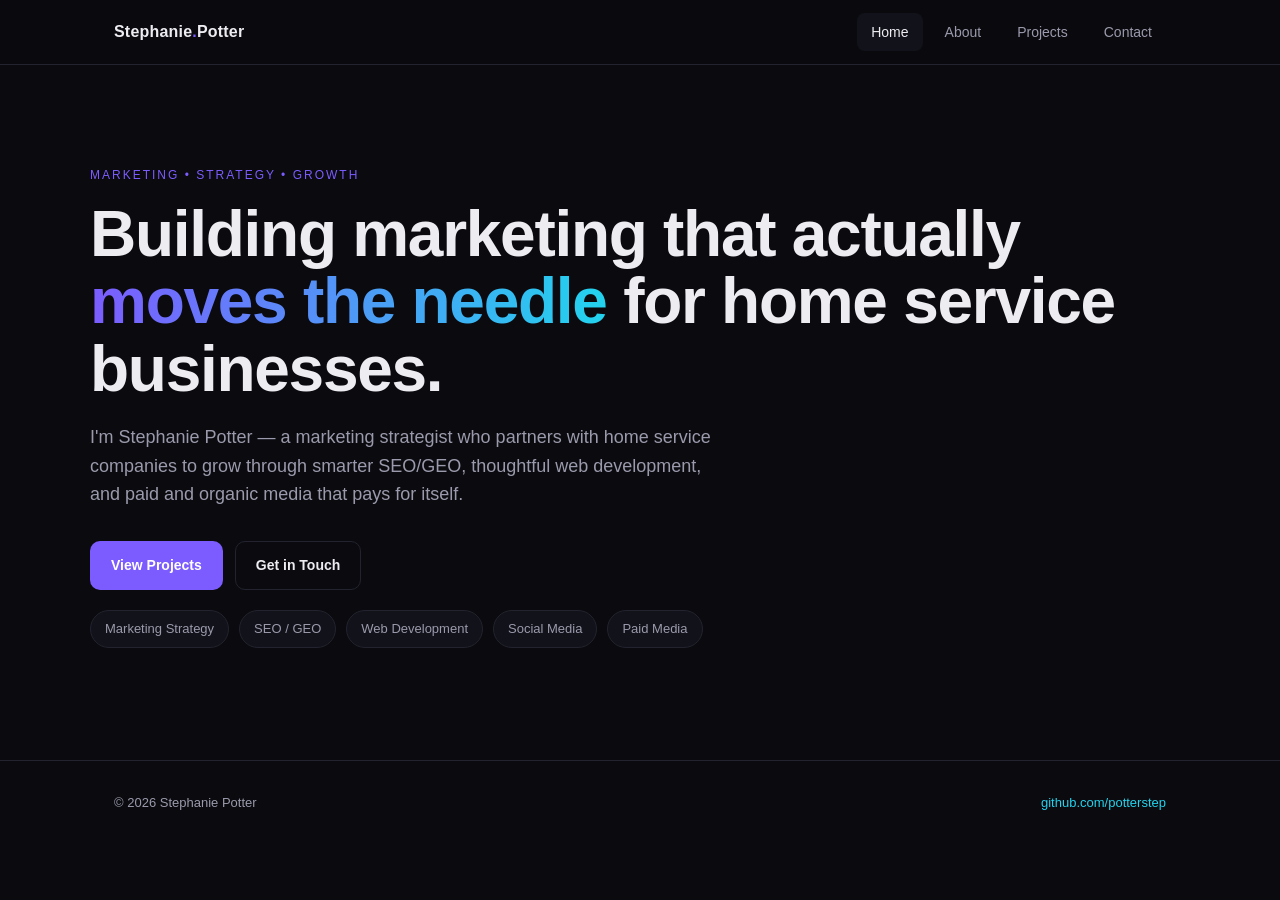
<file: index.html>
<!doctype html>
<html lang="en">
<head>
  <meta charset="utf-8" />
  <meta name="viewport" content="width=device-width, initial-scale=1" />
  <title>Stephanie Potter — Marketing Strategist & Growth Partner</title>
  <meta name="description" content="Portfolio of Stephanie Potter — marketing strategist specializing in SEO/GEO, web development, social, and paid media for home service businesses." />
  <link rel="stylesheet" href="styles.css" />
</head>
<body>
  <header class="site-nav">
    <div class="container nav-inner">
      <a class="brand" href="index.html">Stephanie<span>.</span>Potter</a>
      <button class="nav-toggle" aria-label="Toggle menu">Menu</button>
      <ul class="nav-links">
        <li><a href="index.html">Home</a></li>
        <li><a href="about.html">About</a></li>
        <li><a href="projects.html">Projects</a></li>
        <li><a href="contact.html">Contact</a></li>
      </ul>
    </div>
  </header>

  <main>
    <section class="hero container">
      <span class="eyebrow">Marketing • Strategy • Growth</span>
      <h1>Building marketing that actually <span class="accent">moves the needle</span> for home service businesses.</h1>
      <p class="lead">
        I'm Stephanie Potter — a marketing strategist who partners with home service
        companies to grow through smarter SEO/GEO, thoughtful web development, and
        paid and organic media that pays for itself.
      </p>
      <div class="btn-row">
        <a class="btn btn-primary" href="projects.html">View Projects</a>
        <a class="btn btn-ghost" href="contact.html">Get in Touch</a>
      </div>

      <div class="strip">
        <span class="chip">Marketing Strategy</span>
        <span class="chip">SEO / GEO</span>
        <span class="chip">Web Development</span>
        <span class="chip">Social Media</span>
        <span class="chip">Paid Media</span>
      </div>
    </section>
  </main>

  <footer>
    <div class="container footer-inner">
      <div>&copy; <span id="year"></span> Stephanie Potter</div>
      <div><a href="https://github.com/potterstep" target="_blank" rel="noopener">github.com/potterstep</a></div>
    </div>
  </footer>

  <script src="script.js"></script>
</body>
</html>
</file>
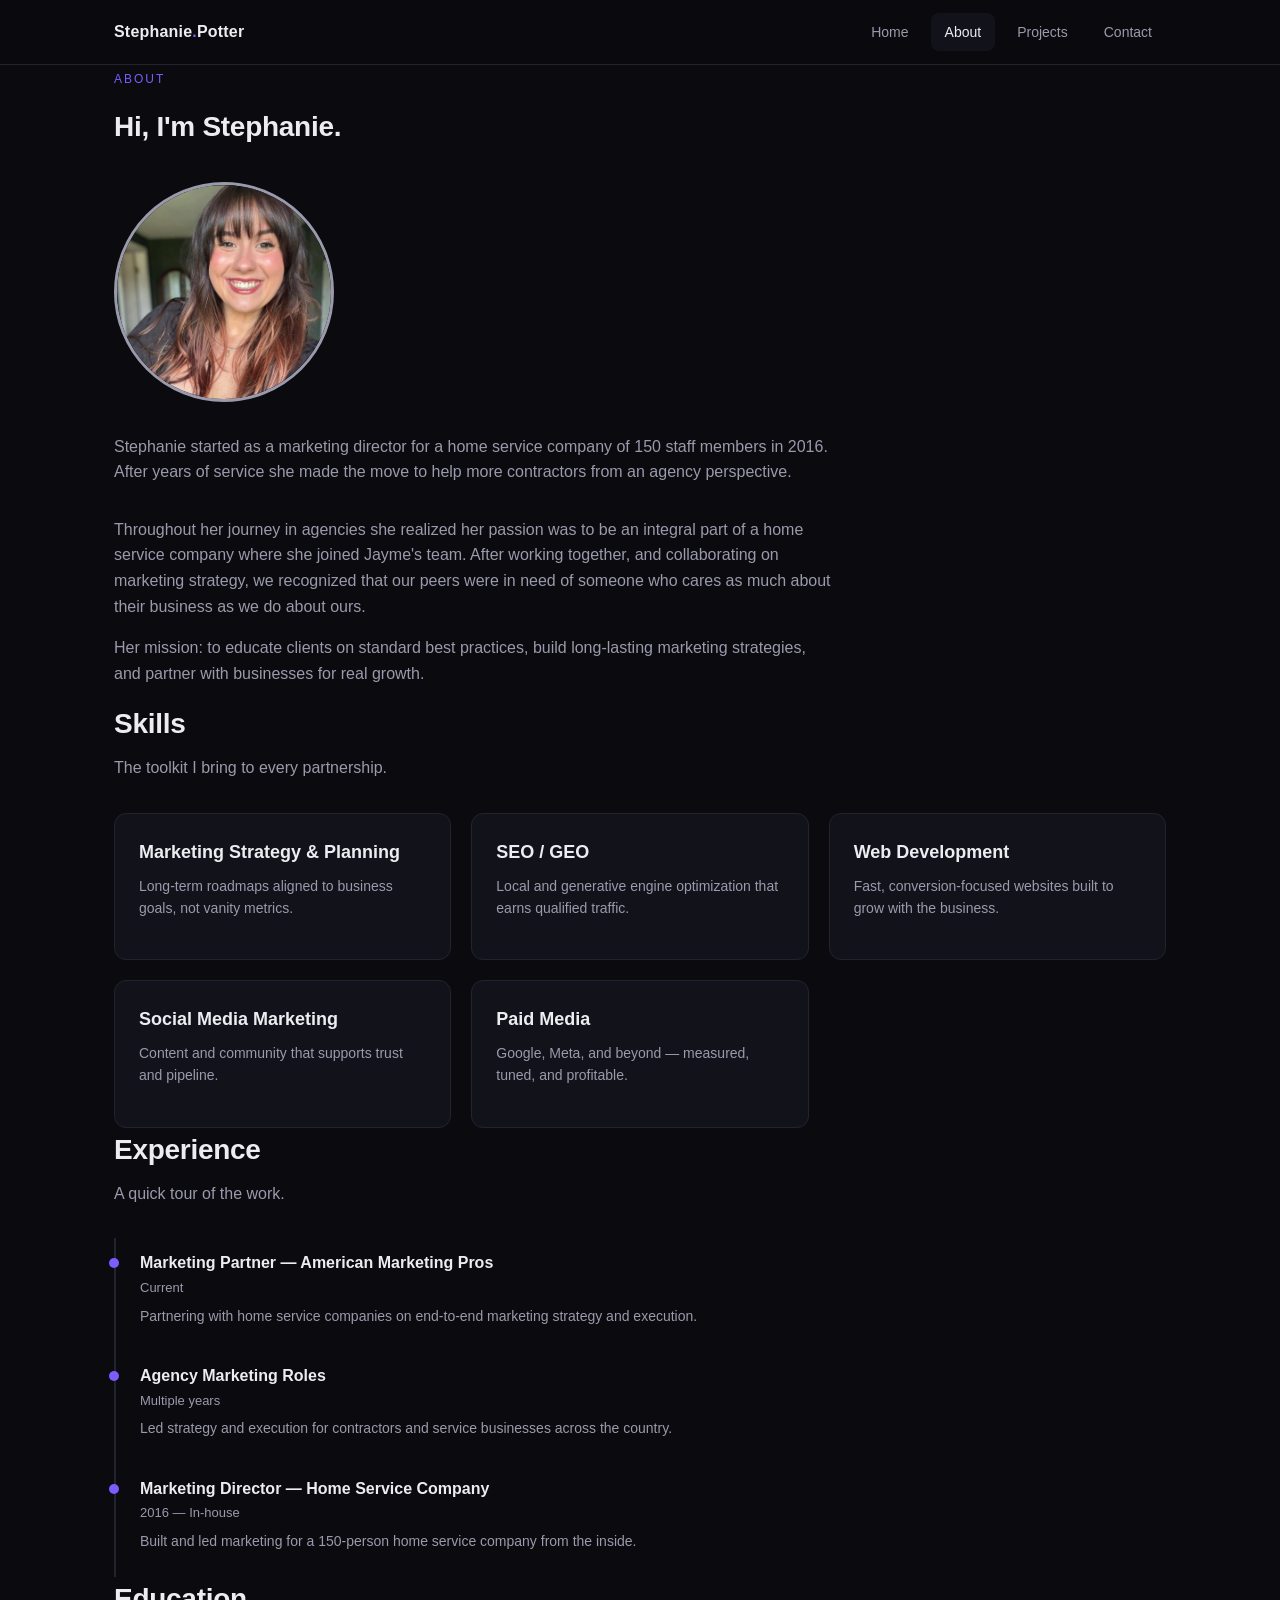
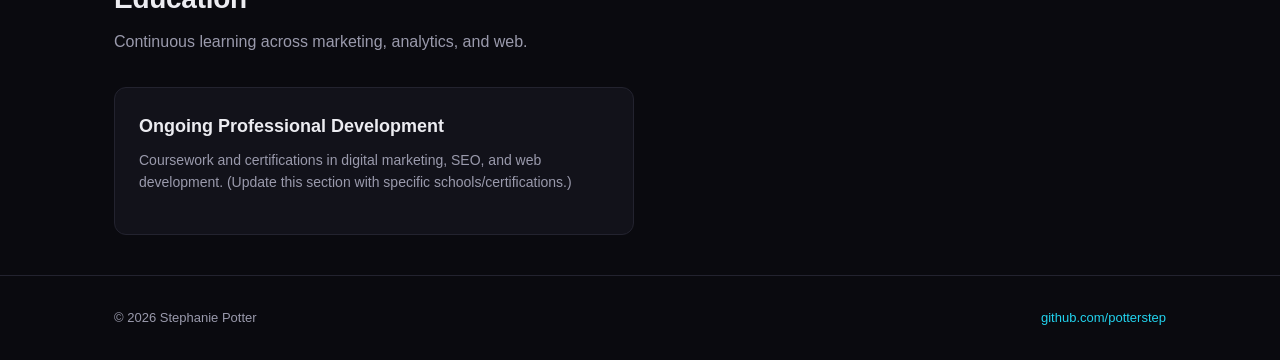
<file: about.html>
<!doctype html>
<html lang="en">
<head>
  <meta charset="utf-8" />
  <meta name="viewport" content="width=device-width, initial-scale=1" />
  <title>About — Stephanie Potter</title>
  <meta name="description" content="About Stephanie Potter — background, skills, and experience across marketing strategy, SEO/GEO, web, social, and paid media." />
  <link rel="stylesheet" href="styles.css" />
</head>
<body>
  <header class="site-nav">
    <div class="container nav-inner">
      <a class="brand" href="index.html">Stephanie<span>.</span>Potter</a>
      <button class="nav-toggle" aria-label="Toggle menu">Menu</button>
      <ul class="nav-links">
        <li><a href="index.html">Home</a></li>
        <li><a href="about.html">About</a></li>
        <li><a href="projects.html">Projects</a></li>
        <li><a href="contact.html">Contact</a></li>
      </ul>
    </div>
  </header>

  <main>
    <section class="container">
      <span class="eyebrow">About</span>
      <h2>Hi, I'm Stephanie.</h2>
      <img src="stephanie.jpg" alt="Portrait of Stephanie Potter" style="width:220px;height:220px;border-radius:50%;object-fit:cover;margin:1.5rem 0;border:3px solid var(--muted);" />
      <p class="section-sub" style="max-width:720px">
        Stephanie started as a marketing director for a home service company of 150
        staff members in 2016. After years of service she made the move to help more
        contractors from an agency perspective.
      </p>
      <p style="max-width:720px; color: var(--muted)">
        Throughout her journey in agencies she realized her passion was to be an
        integral part of a home service company where she joined Jayme's team. After
        working together, and collaborating on marketing strategy, we recognized that
        our peers were in need of someone who cares as much about their business as
        we do about ours.
      </p>
      <p style="max-width:720px; color: var(--muted)">
        Her mission: to educate clients on standard best practices, build long-lasting
        marketing strategies, and partner with businesses for real growth.
      </p>
    </section>

    <section class="container">
      <h2>Skills</h2>
      <p class="section-sub">The toolkit I bring to every partnership.</p>
      <div class="grid">
        <div class="card"><h3>Marketing Strategy & Planning</h3><p>Long-term roadmaps aligned to business goals, not vanity metrics.</p></div>
        <div class="card"><h3>SEO / GEO</h3><p>Local and generative engine optimization that earns qualified traffic.</p></div>
        <div class="card"><h3>Web Development</h3><p>Fast, conversion-focused websites built to grow with the business.</p></div>
        <div class="card"><h3>Social Media Marketing</h3><p>Content and community that supports trust and pipeline.</p></div>
        <div class="card"><h3>Paid Media</h3><p>Google, Meta, and beyond — measured, tuned, and profitable.</p></div>
      </div>
    </section>

    <section class="container">
      <h2>Experience</h2>
      <p class="section-sub">A quick tour of the work.</p>
      <ul class="timeline">
        <li class="item">
          <h3>Marketing Partner — American Marketing Pros</h3>
          <div class="meta">Current</div>
          <p>Partnering with home service companies on end-to-end marketing strategy and execution.</p>
        </li>
        <li class="item">
          <h3>Agency Marketing Roles</h3>
          <div class="meta">Multiple years</div>
          <p>Led strategy and execution for contractors and service businesses across the country.</p>
        </li>
        <li class="item">
          <h3>Marketing Director — Home Service Company</h3>
          <div class="meta">2016 — In-house</div>
          <p>Built and led marketing for a 150-person home service company from the inside.</p>
        </li>
      </ul>
    </section>

    <section class="container">
      <h2>Education</h2>
      <p class="section-sub">Continuous learning across marketing, analytics, and web.</p>
      <div class="card" style="max-width:520px">
        <h3>Ongoing Professional Development</h3>
        <p>Coursework and certifications in digital marketing, SEO, and web development. (Update this section with specific schools/certifications.)</p>
      </div>
    </section>
  </main>

  <footer>
    <div class="container footer-inner">
      <div>&copy; <span id="year"></span> Stephanie Potter</div>
      <div><a href="https://github.com/potterstep" target="_blank" rel="noopener">github.com/potterstep</a></div>
    </div>
  </footer>

  <script src="script.js"></script>
</body>
</html>
</file>
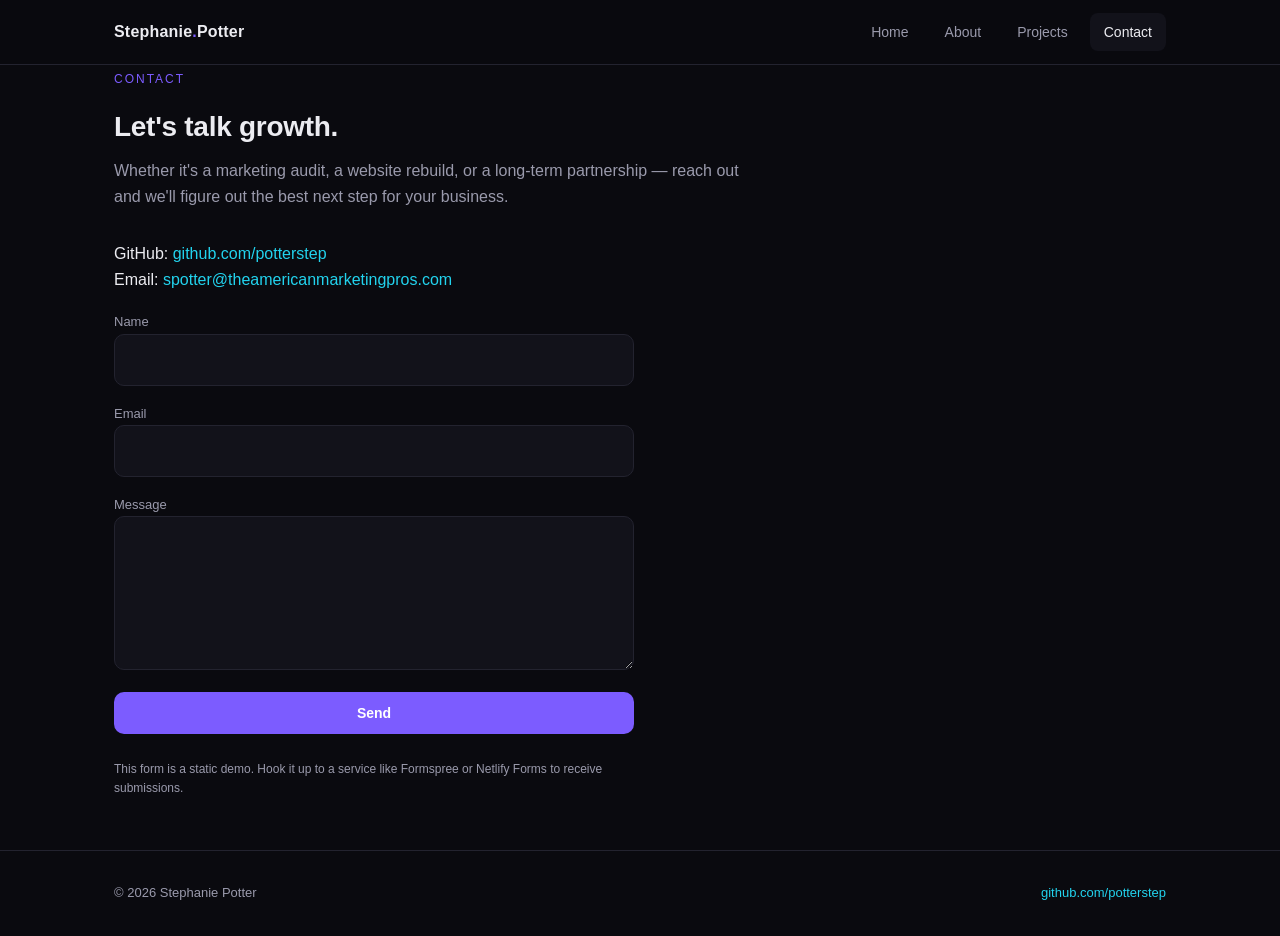
<file: contact.html>
<!doctype html>
<html lang="en">
<head>
  <meta charset="utf-8" />
  <meta name="viewport" content="width=device-width, initial-scale=1" />
  <title>Contact — Stephanie Potter</title>
  <meta name="description" content="Get in touch with Stephanie Potter about marketing strategy, SEO, web, or growth partnerships." />
  <link rel="stylesheet" href="styles.css" />
</head>
<body>
  <header class="site-nav">
    <div class="container nav-inner">
      <a class="brand" href="index.html">Stephanie<span>.</span>Potter</a>
      <button class="nav-toggle" aria-label="Toggle menu">Menu</button>
      <ul class="nav-links">
        <li><a href="index.html">Home</a></li>
        <li><a href="about.html">About</a></li>
        <li><a href="projects.html">Projects</a></li>
        <li><a href="contact.html">Contact</a></li>
      </ul>
    </div>
  </header>

  <main>
    <section class="container">
      <span class="eyebrow">Contact</span>
      <h2>Let's talk growth.</h2>
      <p class="section-sub" style="max-width:640px">
        Whether it's a marketing audit, a website rebuild, or a long-term
        partnership — reach out and we'll figure out the best next step for
        your business.
      </p>

      <p>
        GitHub: <a href="https://github.com/potterstep" target="_blank" rel="noopener">github.com/potterstep</a><br />
        Email: <a href="mailto:hello@example.com">spotter@theamericanmarketingpros.com</a> <span style="color:var(--muted)"></span>
      </p>

      <form class="form" onsubmit="event.preventDefault(); alert('This is a static demo form.');">
        <div>
          <label for="name">Name</label>
          <input id="name" name="name" type="text" required />
        </div>
        <div>
          <label for="email">Email</label>
          <input id="email" name="email" type="email" required />
        </div>
        <div>
          <label for="message">Message</label>
          <textarea id="message" name="message" rows="5" required></textarea>
        </div>
        <button class="btn btn-primary" type="submit">Send</button>
        <p class="note">This form is a static demo. Hook it up to a service like Formspree or Netlify Forms to receive submissions.</p>
      </form>
    </section>
  </main>

  <footer>
    <div class="container footer-inner">
      <div>&copy; <span id="year"></span> Stephanie Potter</div>
      <div><a href="https://github.com/potterstep" target="_blank" rel="noopener">github.com/potterstep</a></div>
    </div>
  </footer>

  <script src="script.js"></script>
</body>
</html>
</file>
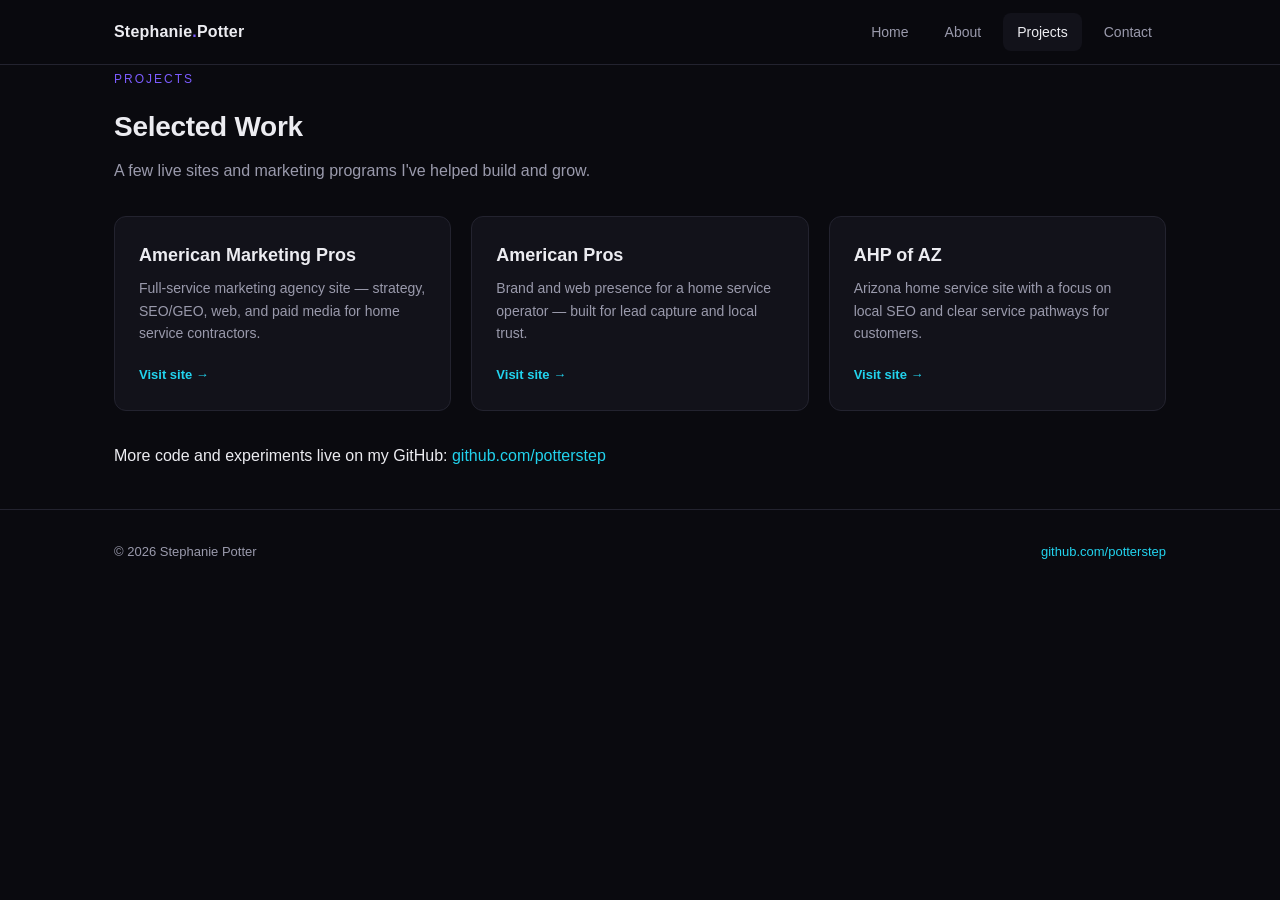
<file: projects.html>
<!doctype html>
<html lang="en">
<head>
  <meta charset="utf-8" />
  <meta name="viewport" content="width=device-width, initial-scale=1" />
  <title>Projects — Stephanie Potter</title>
  <meta name="description" content="Selected marketing and web development projects by Stephanie Potter." />
  <link rel="stylesheet" href="styles.css" />
</head>
<body>
  <header class="site-nav">
    <div class="container nav-inner">
      <a class="brand" href="index.html">Stephanie<span>.</span>Potter</a>
      <button class="nav-toggle" aria-label="Toggle menu">Menu</button>
      <ul class="nav-links">
        <li><a href="index.html">Home</a></li>
        <li><a href="about.html">About</a></li>
        <li><a href="projects.html">Projects</a></li>
        <li><a href="contact.html">Contact</a></li>
      </ul>
    </div>
  </header>

  <main>
    <section class="container">
      <span class="eyebrow">Projects</span>
      <h2>Selected Work</h2>
      <p class="section-sub">A few live sites and marketing programs I've helped build and grow.</p>

      <div class="grid">
        <article class="card">
          <h3>American Marketing Pros</h3>
          <p>Full-service marketing agency site — strategy, SEO/GEO, web, and paid media for home service contractors.</p>
          <a class="link" href="https://theamericanmarketingpros.com/" target="_blank" rel="noopener">Visit site →</a>
        </article>

        <article class="card">
          <h3>American Pros</h3>
          <p>Brand and web presence for a home service operator — built for lead capture and local trust.</p>
          <a class="link" href="https://americanpros.com/" target="_blank" rel="noopener">Visit site →</a>
        </article>

        <article class="card">
          <h3>AHP of AZ</h3>
          <p>Arizona home service site with a focus on local SEO and clear service pathways for customers.</p>
          <a class="link" href="https://ahpofaz.com/" target="_blank" rel="noopener">Visit site →</a>
        </article>
      </div>

      <p style="margin-top:32px">
        More code and experiments live on my GitHub:
        <a href="https://github.com/potterstep" target="_blank" rel="noopener">github.com/potterstep</a>
      </p>
    </section>
  </main>

  <footer>
    <div class="container footer-inner">
      <div>&copy; <span id="year"></span> Stephanie Potter</div>
      <div><a href="https://github.com/potterstep" target="_blank" rel="noopener">github.com/potterstep</a></div>
    </div>
  </footer>

  <script src="script.js"></script>
</body>
</html>
</file>
<file: styles.css>
:root {
  --bg: #0a0a0f;
  --bg-elev: #12121a;
  --border: #23232f;
  --text: #ececf1;
  --muted: #9a9aac;
  --accent: #7c5cff;
  --accent-2: #22d3ee;
  --radius: 12px;
  --max: 1100px;
}
* { box-sizing: border-box; }
html, body {
  margin: 0; padding: 0;
  background: var(--bg); color: var(--text);
  font-family: -apple-system, BlinkMacSystemFont, "Segoe UI", Roboto, Helvetica, Arial, sans-serif;
  line-height: 1.6; -webkit-font-smoothing: antialiased;
}
a { color: var(--accent-2); text-decoration: none; }
a:hover { text-decoration: underline; }
.container { max-width: var(--max); margin: 0 auto; padding: 0 24px; }

.site-nav {
  position: sticky; top: 0; z-index: 10;
  background: rgba(10,10,15,0.85);
  backdrop-filter: saturate(180%) blur(10px);
  border-bottom: 1px solid var(--border);
}
.nav-inner { display: flex; align-items: center; justify-content: space-between; height: 64px; position: relative; }
.brand { font-weight: 700; color: var(--text); letter-spacing: 0.2px; }
.brand span { color: var(--accent); }
.nav-links { display: flex; gap: 8px; list-style: none; margin: 0; padding: 0; }
.nav-links a {
  display: inline-block; padding: 8px 14px; border-radius: 8px;
  color: var(--muted); font-size: 14px; font-weight: 500;
}
.nav-links a:hover { color: var(--text); background: var(--bg-elev); text-decoration: none; }
.nav-links a.active { color: var(--text); background: var(--bg-elev); }
.nav-toggle {
  display: none; background: transparent; color: var(--text);
  border: 1px solid var(--border); border-radius: 8px;
  padding: 6px 10px; cursor: pointer;
}
@media (max-width: 720px) {
  .nav-toggle { display: inline-block; }
  .nav-links {
    display: none; position: absolute; top: 64px; left: 0; right: 0;
    flex-direction: column; background: var(--bg-elev);
    border-bottom: 1px solid var(--border); padding: 12px 24px;
  }
  .nav-links.open { display: flex; }
}

.hero { padding: 96px 0 72px; }
.eyebrow {
  display: inline-block; font-size: 12px; letter-spacing: 2px;
  text-transform: uppercase; color: var(--accent); margin-bottom: 16px;
}
.hero h1 {
  font-size: clamp(36px, 6vw, 64px); line-height: 1.05;
  margin: 0 0 20px; font-weight: 800; letter-spacing: -0.02em;
}
.hero h1 .accent {
  background: linear-gradient(90deg, var(--accent), var(--accent-2));
  -webkit-background-clip: text; background-clip: text; color: transparent;
}
.hero p.lead { font-size: 18px; color: var(--muted); max-width: 640px; margin: 0 0 32px; }

.btn-row { display: flex; gap: 12px; flex-wrap: wrap; }
.btn {
  display: inline-block; padding: 12px 20px; border-radius: 10px;
  font-weight: 600; font-size: 14px; border: 1px solid transparent; cursor: pointer;
}
.btn-primary { background: var(--accent); color: white; }
.btn-primary:hover { background: #6a4aff; text-decoration: none; }
.btn-ghost { border-color: var(--border); color: var(--text); background: transparent; }
.btn-ghost:hover { background: var(--bg-elev); text-decoration: none; }

section { padding: 64px 0; }
section h2 { font-size: 28px; margin: 0 0 8px; letter-spacing: -0.01em; }
section .section-sub { color: var(--muted); margin: 0 0 32px; }

.strip { display: flex; flex-wrap: wrap; gap: 10px; padding: 20px 0 0; }
.chip {
  border: 1px solid var(--border); background: var(--bg-elev);
  padding: 8px 14px; border-radius: 999px; font-size: 13px; color: var(--muted);
}

.grid { display: grid; grid-template-columns: repeat(auto-fill, minmax(280px, 1fr)); gap: 20px; }
.card {
  background: var(--bg-elev); border: 1px solid var(--border);
  border-radius: var(--radius); padding: 24px;
  transition: border-color 0.2s, transform 0.2s;
}
.card:hover { border-color: var(--accent); transform: translateY(-2px); }
.card h3 { margin: 0 0 8px; font-size: 18px; }
.card p { color: var(--muted); margin: 0 0 16px; font-size: 14px; }
.card .link { font-size: 13px; font-weight: 600; color: var(--accent-2); }

.timeline { border-left: 2px solid var(--border); padding-left: 24px; margin: 0; list-style: none; }
.timeline .item { position: relative; padding: 12px 0 24px; }
.timeline .item::before {
  content: ""; position: absolute; left: -31px; top: 20px;
  width: 10px; height: 10px; background: var(--accent); border-radius: 50%;
}
.timeline h3 { margin: 0; font-size: 16px; }
.timeline .meta { color: var(--muted); font-size: 13px; margin: 2px 0 6px; }
.timeline p { margin: 0; color: var(--muted); font-size: 14px; }

.form { display: grid; gap: 14px; max-width: 520px; }
.form label { font-size: 13px; color: var(--muted); }
.form input, .form textarea {
  width: 100%; background: var(--bg-elev); color: var(--text);
  border: 1px solid var(--border); border-radius: 10px;
  padding: 12px 14px; font: inherit;
}
.form input:focus, .form textarea:focus { outline: none; border-color: var(--accent); }
.form .note { color: var(--muted); font-size: 12px; }

footer {
  border-top: 1px solid var(--border); padding: 32px 0;
  color: var(--muted); font-size: 13px; margin-top: 40px;
}
.footer-inner { display: flex; justify-content: space-between; flex-wrap: wrap; gap: 12px; }
</file>
